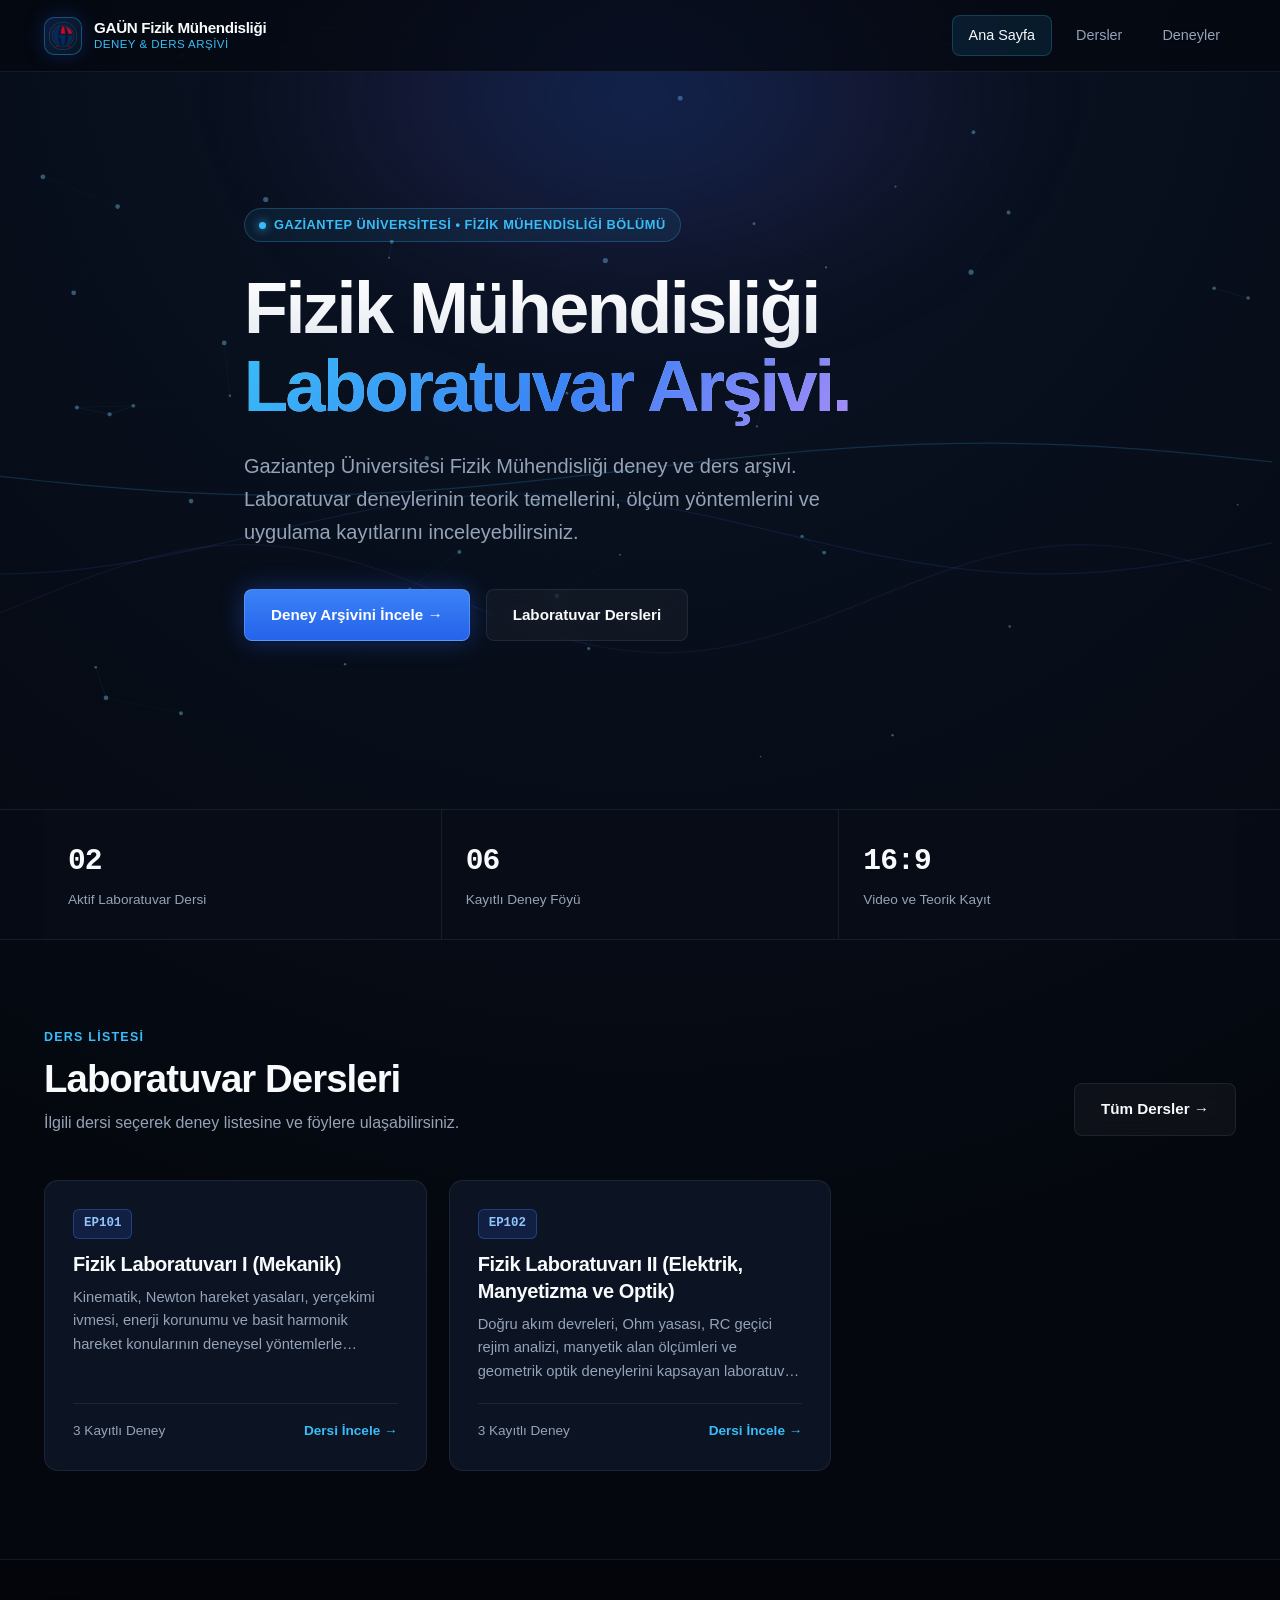
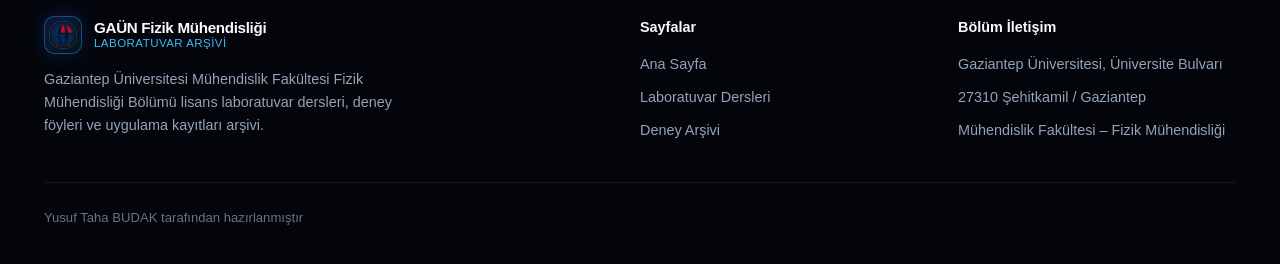
<file: index.html>
<!DOCTYPE html>
<html lang="tr">
<head>
  <meta charset="UTF-8">
  <meta name="viewport" content="width=device-width, initial-scale=1.0">
  <meta name="description" content="Gaziantep Üniversitesi Fizik Mühendisliği Bölümü deney föyleri, teorik altyapı ve laboratuvar video arşivi.">
  <title>GAÜN Fizik Mühendisliği – Deney ve Ders Arşivi</title>
  <link rel="stylesheet" href="assets/css/style.css">
</head>
<body data-page="home">
  <header class="site-header">
    <div class="container header-inner">
      <a href="index.html" class="brand" aria-label="GAÜN Fizik Mühendisliği Ana Sayfa">
        <div class="brand-mark">
          <img src="assets/images/logo.png" alt="GAÜN Fizik Mühendisliği Logo">
        </div>
        <div class="brand-text">
          <span class="brand-title">GAÜN Fizik Mühendisliği</span>
          <span class="brand-sub">Deney &amp; Ders Arşivi</span>
        </div>
      </a>

      <button class="mobile-toggle" aria-label="Menüyü Aç/Kapat" aria-expanded="false">
        <svg width="22" height="22" viewBox="0 0 24 24" fill="none" stroke="currentColor" stroke-width="2">
          <line x1="3" y1="6" x2="21" y2="6"></line>
          <line x1="3" y1="12" x2="21" y2="12"></line>
          <line x1="3" y1="18" x2="21" y2="18"></line>
        </svg>
      </button>

      <nav class="nav-links" aria-label="Ana Menü">
        <a href="index.html" class="nav-link active">Ana Sayfa</a>
        <a href="dersler.html" class="nav-link">Dersler</a>
        <a href="deneyler.html" class="nav-link">Deneyler</a>
      </nav>
    </div>
  </header>

  <main>
    <!-- Hero Bölümü -->
    <section class="hero">
      <canvas id="physics-canvas" aria-hidden="true"></canvas>
      <div class="hero-glow" aria-hidden="true"></div>
      <div class="container hero-content">
        <div class="hero-badge">
          <span class="pulse-dot"></span>
          <span>GAZİANTEP ÜNİVERSİTESİ • FİZİK MÜHENDİSLİĞİ BÖLÜMÜ</span>
        </div>
        <h1 class="hero-title">Fizik Mühendisliği<br><span>Laboratuvar Arşivi.</span></h1>
        <p class="hero-subtitle">
          Gaziantep Üniversitesi Fizik Mühendisliği deney ve ders arşivi. Laboratuvar deneylerinin teorik temellerini, ölçüm yöntemlerini ve uygulama kayıtlarını inceleyebilirsiniz.
        </p>
        <div class="hero-actions">
          <a href="deneyler.html" class="btn btn-primary">Deney Arşivini İncele →</a>
          <a href="dersler.html" class="btn btn-secondary">Laboratuvar Dersleri</a>
        </div>
      </div>
    </section>

    <!-- İstatistik Şeridi -->
    <section class="stats-bar" aria-label="Arşiv Özeti">
      <div class="container">
        <div class="stats-grid">
          <div class="stat-item">
            <span class="stat-value" id="stat-courses">--</span>
            <span class="stat-label">Aktif Laboratuvar Dersi</span>
          </div>
          <div class="stat-item">
            <span class="stat-value" id="stat-experiments">--</span>
            <span class="stat-label">Kayıtlı Deney Föyü</span>
          </div>
          <div class="stat-item">
            <span class="stat-value">16:9</span>
            <span class="stat-label">Video ve Teorik Kayıt</span>
          </div>
        </div>
      </div>
    </section>

    <!-- Laboratuvar Dersleri -->
    <section class="section">
      <div class="container">
        <div class="section-header">
          <div>
            <span class="section-eyebrow">Ders Listesi</span>
            <h2 class="section-title">Laboratuvar Dersleri</h2>
            <p class="section-desc">İlgili dersi seçerek deney listesine ve föylere ulaşabilirsiniz.</p>
          </div>
          <a href="dersler.html" class="btn btn-secondary">Tüm Dersler →</a>
        </div>
        <div class="cards-grid" id="home-courses">
          <div class="skeleton"></div>
          <div class="skeleton"></div>
        </div>
      </div>
    </section>
  </main>

  <footer class="site-footer">
    <div class="container">
      <div class="footer-grid">
        <div>
          <div class="brand" style="margin-bottom: 14px;">
            <div class="brand-mark">
              <img src="assets/images/logo.png" alt="GAÜN Fizik Mühendisliği Logo">
            </div>
            <div class="brand-text">
              <span class="brand-title">GAÜN Fizik Mühendisliği</span>
              <span class="brand-sub">Laboratuvar Arşivi</span>
            </div>
          </div>
          <p style="color: var(--text-secondary); font-size: 0.9rem; max-width: 380px;">
            Gaziantep Üniversitesi Mühendislik Fakültesi Fizik Mühendisliği Bölümü lisans laboratuvar dersleri, deney föyleri ve uygulama kayıtları arşivi.
          </p>
        </div>

        <div>
          <h4 class="footer-title">Sayfalar</h4>
          <ul class="footer-links">
            <li><a href="index.html">Ana Sayfa</a></li>
            <li><a href="dersler.html">Laboratuvar Dersleri</a></li>
            <li><a href="deneyler.html">Deney Arşivi</a></li>
          </ul>
        </div>

        <div>
          <h4 class="footer-title">Bölüm İletişim</h4>
          <ul class="footer-links">
            <li>Gaziantep Üniversitesi, Üniversite Bulvarı</li>
            <li>27310 Şehitkamil / Gaziantep</li>
            <li>Mühendislik Fakültesi – Fizik Mühendisliği</li>
          </ul>
        </div>
      </div>

      <div class="footer-bottom">
        <span>Yusuf Taha BUDAK tarafından hazırlanmıştır</span>
      </div>
    </div>
  </footer>
  <script src="assets/js/app.js"></script>
</body>
</html>
</file>
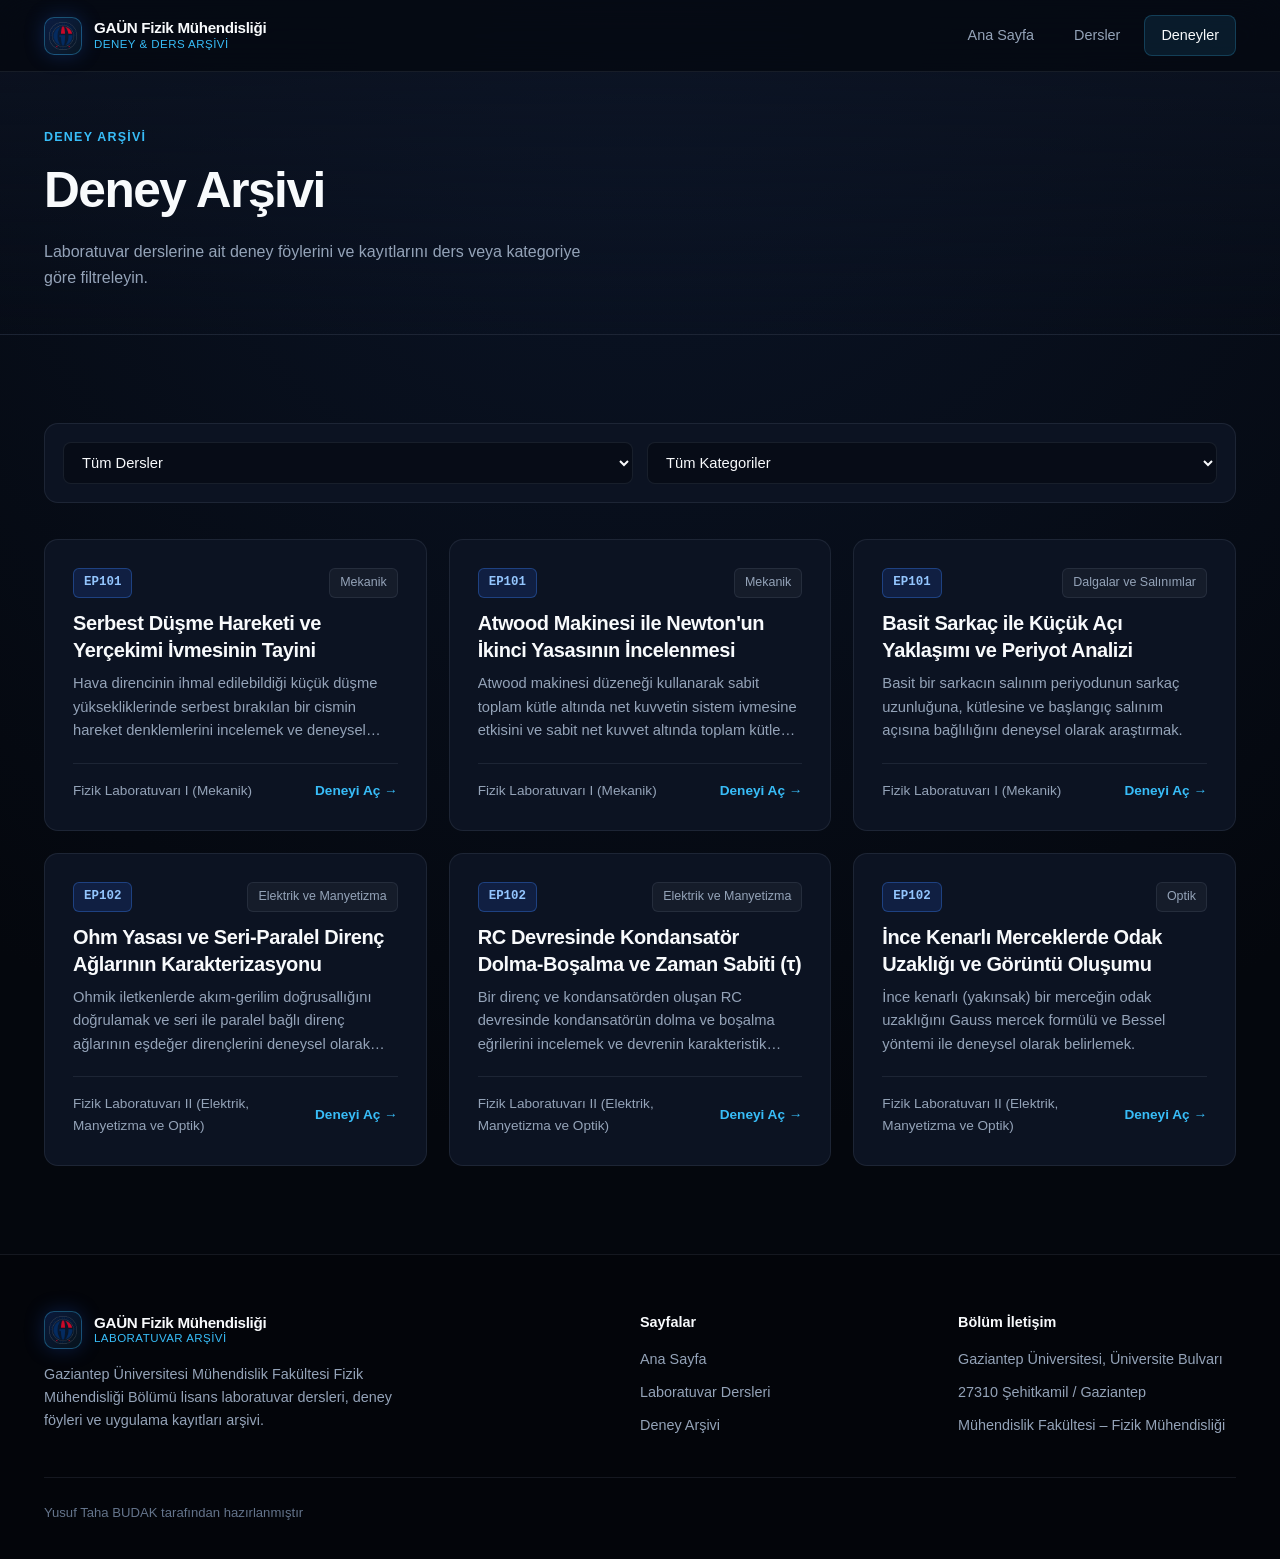
<file: deneyler.html>
<!DOCTYPE html>
<html lang="tr">
<head>
  <meta charset="UTF-8">
  <meta name="viewport" content="width=device-width, initial-scale=1.0">
  <meta name="description" content="GAÜN Fizik Mühendisliği laboratuvar deneyleri, teorik föyler ve video anlatımları.">
  <title>Deney Arşivi | GAÜN Fizik Mühendisliği</title>
  <link rel="stylesheet" href="assets/css/style.css">
</head>
<body data-page="experiments">
  <header class="site-header">
    <div class="container header-inner">
      <a href="index.html" class="brand" aria-label="GAÜN Fizik Mühendisliği Ana Sayfa">
        <div class="brand-mark">
          <img src="assets/images/logo.png" alt="GAÜN Fizik Mühendisliği Logo">
        </div>
        <div class="brand-text">
          <span class="brand-title">GAÜN Fizik Mühendisliği</span>
          <span class="brand-sub">Deney &amp; Ders Arşivi</span>
        </div>
      </a>

      <button class="mobile-toggle" aria-label="Menüyü Aç/Kapat" aria-expanded="false">
        <svg width="22" height="22" viewBox="0 0 24 24" fill="none" stroke="currentColor" stroke-width="2">
          <line x1="3" y1="6" x2="21" y2="6"></line>
          <line x1="3" y1="12" x2="21" y2="12"></line>
          <line x1="3" y1="18" x2="21" y2="18"></line>
        </svg>
      </button>

      <nav class="nav-links" aria-label="Ana Menü">
        <a href="index.html" class="nav-link">Ana Sayfa</a>
        <a href="dersler.html" class="nav-link">Dersler</a>
        <a href="deneyler.html" class="nav-link active">Deneyler</a>
      </nav>
    </div>
  </header>

  <main>
    <!-- Genel Deney Arşivi Görünümü -->
    <div id="experiments-archive-view">
      <section class="page-hero">
        <div class="container">
          <span class="section-eyebrow">Deney Arşivi</span>
          <h1 class="detail-title">Deney Arşivi</h1>
          <p class="section-desc">Laboratuvar derslerine ait deney föylerini ve kayıtlarını ders veya kategoriye göre filtreleyin.</p>
        </div>
      </section>

      <section class="section">
        <div class="container">
          <div class="filter-bar two-col">
            <select id="exp-course-filter" class="select-control" aria-label="Derse göre filtrele">
              <option value="">Tüm Dersler</option>
            </select>
            <select id="exp-cat-filter" class="select-control" aria-label="Kategoriye göre filtrele">
              <option value="">Tüm Kategoriler</option>
            </select>
          </div>

          <div class="cards-grid" id="experiments-grid">
            <div class="skeleton"></div>
            <div class="skeleton"></div>
            <div class="skeleton"></div>
          </div>
        </div>
      </section>
    </div>

    <!-- Tekil Deney Detay Görünümü (?ders=...&deney=...) -->
    <div id="experiment-detail-view" style="display: none;">
      <section class="page-hero">
        <div class="container">
          <nav class="breadcrumb" aria-label="Konum">
            <a href="index.html">Ana Sayfa</a>
            <span>/</span>
            <a href="deneyler.html">Deneyler</a>
            <span>/</span>
            <a href="dersler.html" id="ed-course-link">Ders</a>
            <span>/</span>
            <span id="ed-breadcrumb-title">Deney</span>
          </nav>

          <div class="detail-header">
            <div class="card-meta-top" style="justify-content: flex-start;">
              <span class="code-badge" id="ed-code">KOD</span>
            </div>
            <h1 class="detail-title" id="ed-title">Deney Başlığı</h1>

            <div style="display: flex; flex-wrap: wrap; align-items: center; justify-content: space-between; gap: 16px;">
              <div class="meta-pills">
                <div class="meta-pill">
                  <span>Ders:</span>
                  <strong id="ed-course-name">-</strong>
                </div>
              </div>
              <div id="ed-pdf-action"></div>
            </div>
          </div>
        </div>
      </section>

      <section class="section" style="padding-top: 40px;">
        <div class="container">
          <!-- Responsive 16:9 Video Sahnesi -->
          <div id="ed-video-container"></div>

          <!-- Güvenlik Uyarısı (Varsa) -->
          <div class="warning-banner" id="ed-warning-box" style="display: none;">
            <strong>Laboratuvar Güvenlik Uyarısı:</strong>
            <span id="ed-warning-text"></span>
          </div>

          <div class="experiment-layout">
            <!-- Sol Ana Kolon: Amaç, Teori, Adımlar -->
            <div>
              <div class="content-block">
                <h2>Deneyin Amacı</h2>
                <p id="ed-purpose"></p>
              </div>

              <div class="content-block">
                <h2>Teorik Altyapı</h2>
                <p id="ed-theory"></p>
              </div>

              <div class="content-block">
                <h2>Deney Uygulama Adımları</h2>
                <ol class="steps-list" id="ed-steps"></ol>
              </div>

              <div class="content-block" id="ed-note-block" style="display: none;">
                <h2>Deney Notları ve Değerlendirme</h2>
                <p id="ed-note"></p>
              </div>
            </div>

            <!-- Sağ Yan Kolon: Ölçülen Büyüklükler ve Malzemeler -->
            <aside>
              <div class="content-block">
                <h2>Ölçülen Büyüklükler</h2>
                <div class="quantities-list" id="ed-quantities"></div>
              </div>

              <div class="content-block">
                <h2>Kullanılan Malzemeler</h2>
                <ul class="materials-list" id="ed-materials"></ul>
              </div>
            </aside>
          </div>

          <!-- İlgili Deneyler -->
          <div style="margin-top: 72px; padding-top: 48px; border-top: 1px solid var(--border-hairline);">
            <div class="section-header">
              <div>
                <span class="section-eyebrow">Aynı Dersten</span>
                <h2 class="section-title">İlgili Diğer Deneyler</h2>
              </div>
            </div>
            <div class="cards-grid" id="ed-related"></div>
          </div>
        </div>
      </section>
    </div>
  </main>

  <footer class="site-footer">
    <div class="container">
      <div class="footer-grid">
        <div>
          <div class="brand" style="margin-bottom: 14px;">
            <div class="brand-mark">
              <img src="assets/images/logo.png" alt="GAÜN Fizik Mühendisliği Logo">
            </div>
            <div class="brand-text">
              <span class="brand-title">GAÜN Fizik Mühendisliği</span>
              <span class="brand-sub">Laboratuvar Arşivi</span>
            </div>
          </div>
          <p style="color: var(--text-secondary); font-size: 0.9rem; max-width: 380px;">
            Gaziantep Üniversitesi Mühendislik Fakültesi Fizik Mühendisliği Bölümü lisans laboratuvar dersleri, deney föyleri ve uygulama kayıtları arşivi.
          </p>
        </div>

        <div>
          <h4 class="footer-title">Sayfalar</h4>
          <ul class="footer-links">
            <li><a href="index.html">Ana Sayfa</a></li>
            <li><a href="dersler.html">Laboratuvar Dersleri</a></li>
            <li><a href="deneyler.html">Deney Arşivi</a></li>
          </ul>
        </div>

        <div>
          <h4 class="footer-title">Bölüm İletişim</h4>
          <ul class="footer-links">
            <li>Gaziantep Üniversitesi, Üniversite Bulvarı</li>
            <li>27310 Şehitkamil / Gaziantep</li>
            <li>Mühendislik Fakültesi – Fizik Mühendisliği</li>
          </ul>
        </div>
      </div>

      <div class="footer-bottom">
        <span>Yusuf Taha BUDAK tarafından hazırlanmıştır</span>
      </div>
    </div>
  </footer>
  <script src="assets/js/app.js"></script>
</body>
</html>
</file>
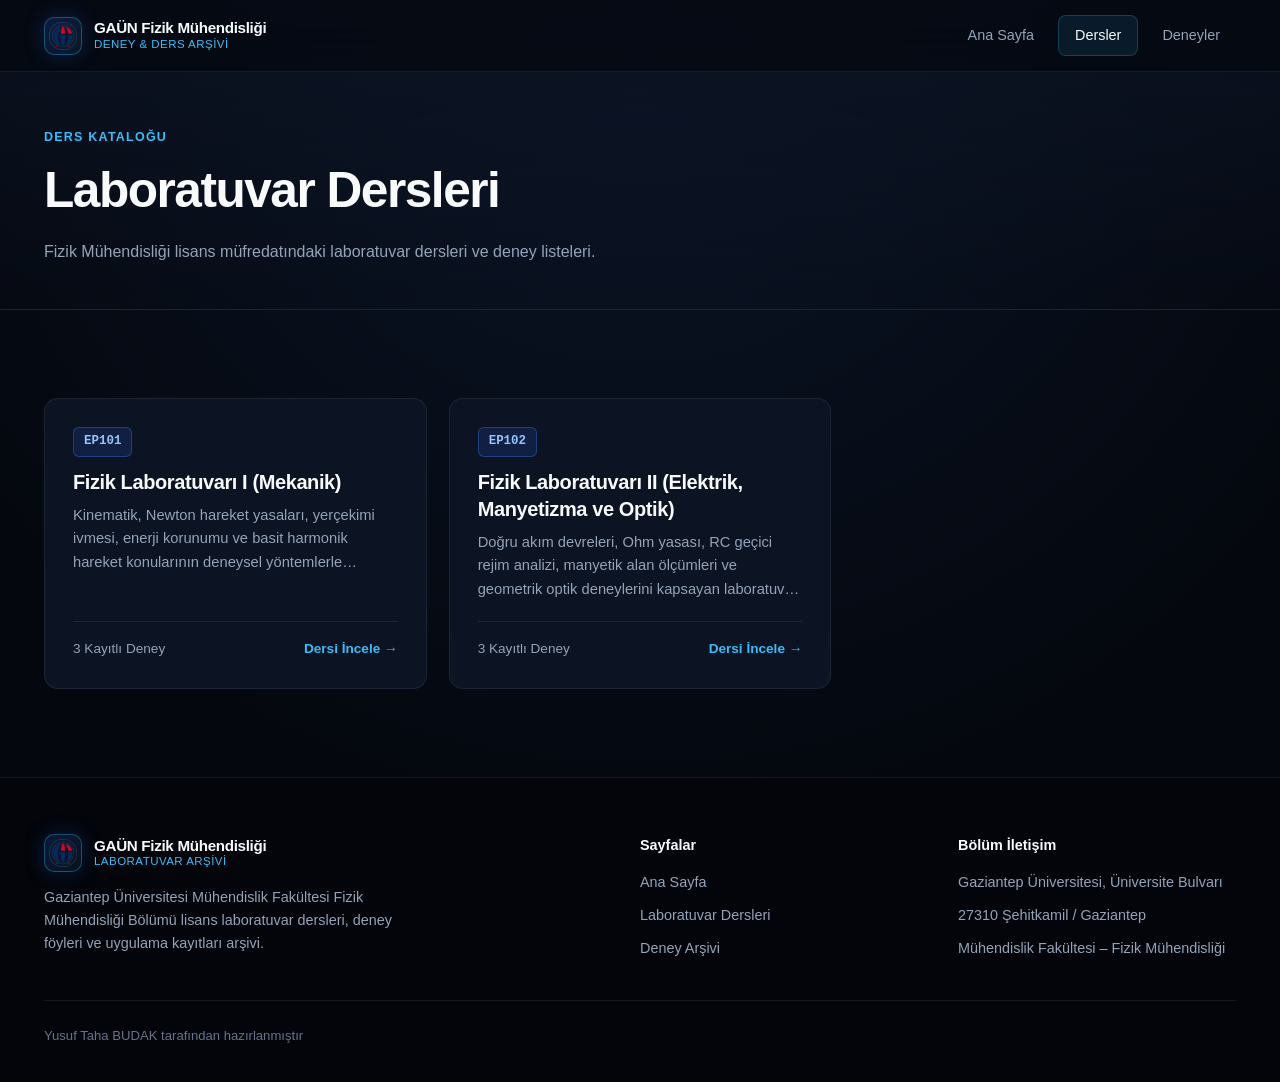
<file: dersler.html>
<!DOCTYPE html>
<html lang="tr">
<head>
  <meta charset="UTF-8">
  <meta name="viewport" content="width=device-width, initial-scale=1.0">
  <meta name="description" content="GAÜN Fizik Mühendisliği laboratuvar dersleri ve deney listeleri.">
  <title>Laboratuvar Dersleri | GAÜN Fizik Mühendisliği</title>
  <link rel="stylesheet" href="assets/css/style.css">
</head>
<body data-page="courses">
  <header class="site-header">
    <div class="container header-inner">
      <a href="index.html" class="brand" aria-label="GAÜN Fizik Mühendisliği Ana Sayfa">
        <div class="brand-mark">
          <img src="assets/images/logo.png" alt="GAÜN Fizik Mühendisliği Logo">
        </div>
        <div class="brand-text">
          <span class="brand-title">GAÜN Fizik Mühendisliği</span>
          <span class="brand-sub">Deney &amp; Ders Arşivi</span>
        </div>
      </a>

      <button class="mobile-toggle" aria-label="Menüyü Aç/Kapat" aria-expanded="false">
        <svg width="22" height="22" viewBox="0 0 24 24" fill="none" stroke="currentColor" stroke-width="2">
          <line x1="3" y1="6" x2="21" y2="6"></line>
          <line x1="3" y1="12" x2="21" y2="12"></line>
          <line x1="3" y1="18" x2="21" y2="18"></line>
        </svg>
      </button>

      <nav class="nav-links" aria-label="Ana Menü">
        <a href="index.html" class="nav-link">Ana Sayfa</a>
        <a href="dersler.html" class="nav-link active">Dersler</a>
        <a href="deneyler.html" class="nav-link">Deneyler</a>
      </nav>
    </div>
  </header>

  <main>
    <!-- Tüm Dersler Liste Görünümü -->
    <div id="courses-list-view">
      <section class="page-hero">
        <div class="container">
          <span class="section-eyebrow">Ders Kataloğu</span>
          <h1 class="detail-title">Laboratuvar Dersleri</h1>
          <p class="section-desc">Fizik Mühendisliği lisans müfredatındaki laboratuvar dersleri ve deney listeleri.</p>
        </div>
      </section>

      <section class="section">
        <div class="container">
          <div class="cards-grid" id="courses-grid">
            <div class="skeleton"></div>
            <div class="skeleton"></div>
          </div>
        </div>
      </section>
    </div>

    <!-- Tekil Ders Detay Görünümü (?ders=...) -->
    <div id="course-detail-view" style="display: none;">
      <section class="page-hero">
        <div class="container">
          <nav class="breadcrumb" aria-label="Konum">
            <a href="index.html">Ana Sayfa</a>
            <span>/</span>
            <a href="dersler.html">Dersler</a>
            <span>/</span>
            <span id="cd-breadcrumb">Ders Detayı</span>
          </nav>
          <div class="card-meta-top" style="justify-content: flex-start; margin-bottom: 12px;">
            <span class="code-badge" id="cd-code">KOD</span>
          </div>
          <h1 class="detail-title" id="cd-title">Ders Adı</h1>
          <p class="section-desc" id="cd-desc" style="max-width: 760px;"></p>
        </div>
      </section>

      <section class="section">
        <div class="container">
          <div class="section-header">
            <div>
              <span class="section-eyebrow">Deney Listesi</span>
              <h2 class="section-title">Derse Ait Deneyler</h2>
            </div>
            <a href="dersler.html" class="btn btn-secondary">← Tüm Dersler</a>
          </div>
          <div class="cards-grid" id="cd-experiments"></div>
        </div>
      </section>
    </div>
  </main>

  <footer class="site-footer">
    <div class="container">
      <div class="footer-grid">
        <div>
          <div class="brand" style="margin-bottom: 14px;">
            <div class="brand-mark">
              <img src="assets/images/logo.png" alt="GAÜN Fizik Mühendisliği Logo">
            </div>
            <div class="brand-text">
              <span class="brand-title">GAÜN Fizik Mühendisliği</span>
              <span class="brand-sub">Laboratuvar Arşivi</span>
            </div>
          </div>
          <p style="color: var(--text-secondary); font-size: 0.9rem; max-width: 380px;">
            Gaziantep Üniversitesi Mühendislik Fakültesi Fizik Mühendisliği Bölümü lisans laboratuvar dersleri, deney föyleri ve uygulama kayıtları arşivi.
          </p>
        </div>

        <div>
          <h4 class="footer-title">Sayfalar</h4>
          <ul class="footer-links">
            <li><a href="index.html">Ana Sayfa</a></li>
            <li><a href="dersler.html">Laboratuvar Dersleri</a></li>
            <li><a href="deneyler.html">Deney Arşivi</a></li>
          </ul>
        </div>

        <div>
          <h4 class="footer-title">Bölüm İletişim</h4>
          <ul class="footer-links">
            <li>Gaziantep Üniversitesi, Üniversite Bulvarı</li>
            <li>27310 Şehitkamil / Gaziantep</li>
            <li>Mühendislik Fakültesi – Fizik Mühendisliği</li>
          </ul>
        </div>
      </div>

      <div class="footer-bottom">
        <span>Yusuf Taha BUDAK tarafından hazırlanmıştır</span>
      </div>
    </div>
  </footer>
  <script src="assets/js/app.js"></script>
</body>
</html>
</file>
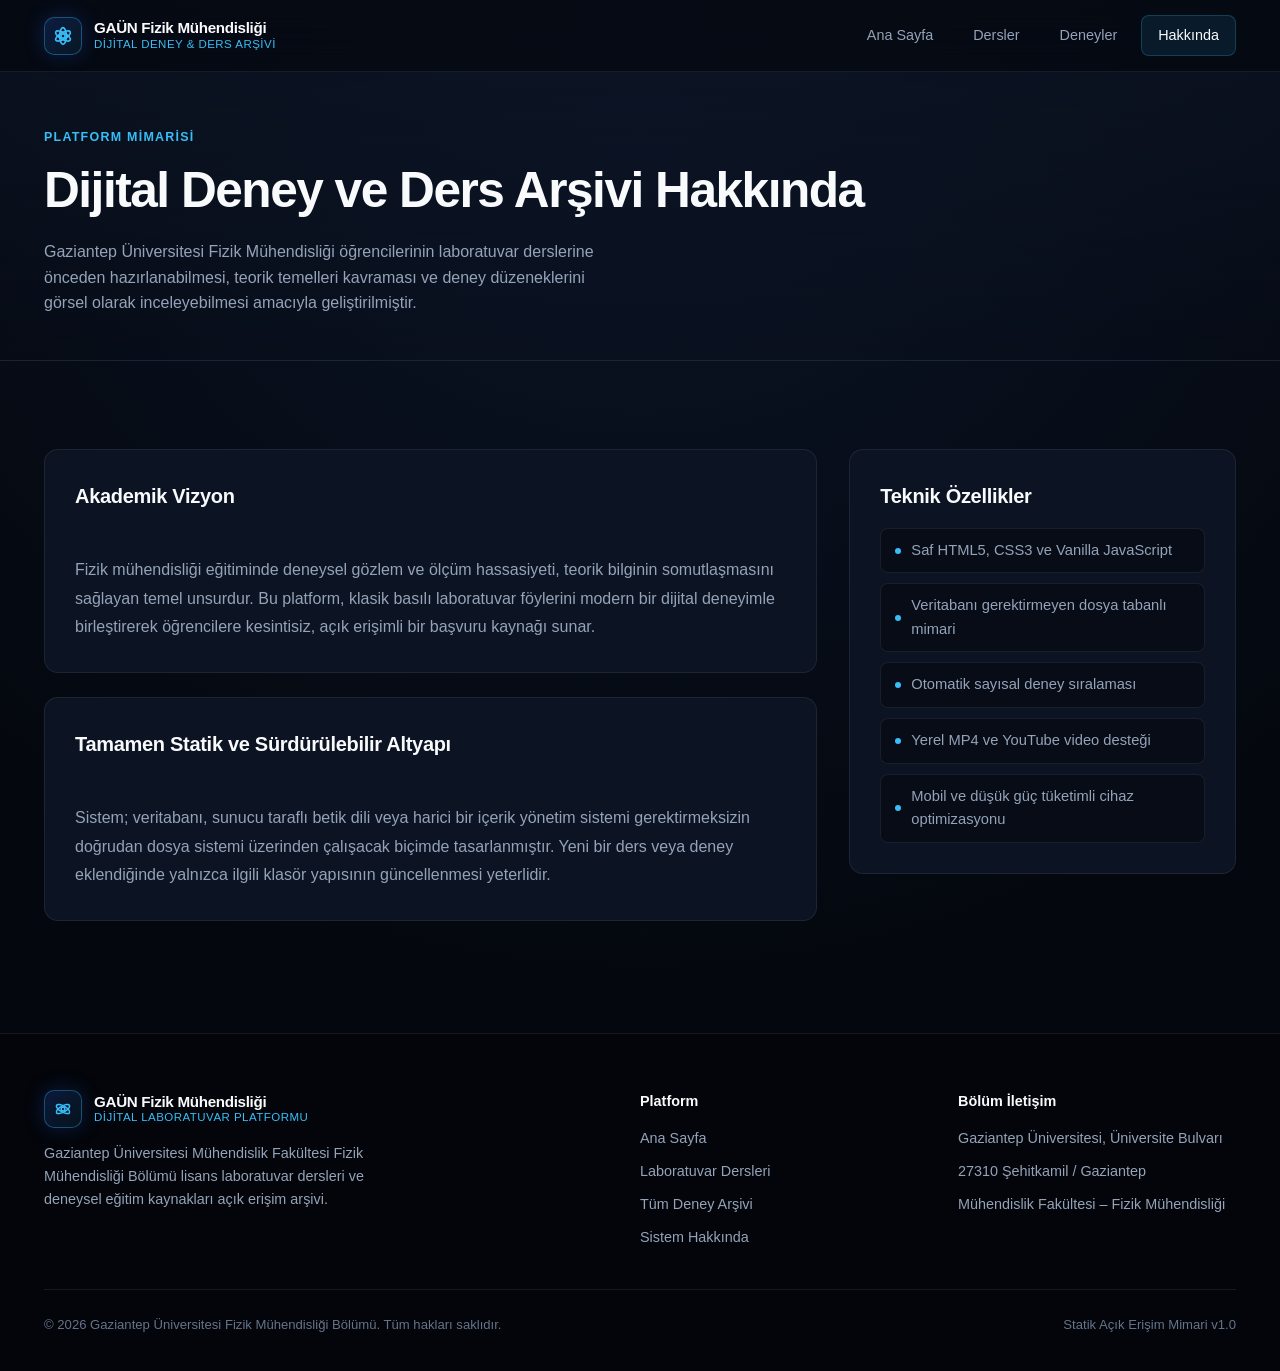
<file: hakkinda.html>
<!DOCTYPE html>
<html lang="tr">
<head>
  <meta charset="UTF-8">
  <meta name="viewport" content="width=device-width, initial-scale=1.0">
  <meta name="description" content="GAÜN Fizik Mühendisliği Dijital Deney ve Ders Arşivi platformu hakkında teknik ve akademik bilgiler.">
  <title>Hakkında | GAÜN Fizik Mühendisliği</title>
  <link rel="stylesheet" href="assets/css/style.css">
</head>
<body data-page="about">
  <header class="site-header">
    <div class="container header-inner">
      <a href="index.html" class="brand" aria-label="GAÜN Fizik Mühendisliği Ana Sayfa">
        <div class="brand-mark">
          <svg width="20" height="20" viewBox="0 0 24 24" fill="none" stroke="#38bdf8" stroke-width="2" stroke-linecap="round" stroke-linejoin="round">
            <circle cx="12" cy="12" r="2.5"></circle>
            <ellipse cx="12" cy="12" rx="10" ry="4" transform="rotate(30 12 12)"></ellipse>
            <ellipse cx="12" cy="12" rx="10" ry="4" transform="rotate(-30 12 12)"></ellipse>
            <ellipse cx="12" cy="12" rx="10" ry="4" transform="rotate(90 12 12)"></ellipse>
          </svg>
        </div>
        <div class="brand-text">
          <span class="brand-title">GAÜN Fizik Mühendisliği</span>
          <span class="brand-sub">Dijital Deney &amp; Ders Arşivi</span>
        </div>
      </a>

      <button class="mobile-toggle" aria-label="Menüyü Aç/Kapat" aria-expanded="false">
        <svg width="22" height="22" viewBox="0 0 24 24" fill="none" stroke="currentColor" stroke-width="2">
          <line x1="3" y1="6" x2="21" y2="6"></line>
          <line x1="3" y1="12" x2="21" y2="12"></line>
          <line x1="3" y1="18" x2="21" y2="18"></line>
        </svg>
      </button>

      <nav class="nav-links" aria-label="Ana Menü">
        <a href="index.html" class="nav-link">Ana Sayfa</a>
        <a href="dersler.html" class="nav-link">Dersler</a>
        <a href="deneyler.html" class="nav-link">Deneyler</a>
        <a href="hakkinda.html" class="nav-link active">Hakkında</a>
      </nav>
    </div>
  </header>

  <main>
    <section class="page-hero">
      <div class="container">
        <span class="section-eyebrow">Platform Mimarisi</span>
        <h1 class="detail-title">Dijital Deney ve Ders Arşivi Hakkında</h1>
        <p class="section-desc">
          Gaziantep Üniversitesi Fizik Mühendisliği öğrencilerinin laboratuvar derslerine önceden hazırlanabilmesi, teorik temelleri kavraması ve deney düzeneklerini görsel olarak inceleyebilmesi amacıyla geliştirilmiştir.
        </p>
      </div>
    </section>

    <section class="section">
      <div class="container">
        <div class="experiment-layout">
          <div>
            <div class="content-block reveal">
              <h2>Akademik Vizyon</h2>
              <p>
                Fizik mühendisliği eğitiminde deneysel gözlem ve ölçüm hassasiyeti, teorik bilginin somutlaşmasını sağlayan temel unsurdur. Bu platform, klasik basılı laboratuvar föylerini modern bir dijital deneyimle birleştirerek öğrencilere kesintisiz, açık erişimli bir başvuru kaynağı sunar.
              </p>
            </div>

            <div class="content-block reveal">
              <h2>Tamamen Statik ve Sürdürülebilir Altyapı</h2>
              <p>
                Sistem; veritabanı, sunucu taraflı betik dili veya harici bir içerik yönetim sistemi gerektirmeksizin doğrudan dosya sistemi üzerinden çalışacak biçimde tasarlanmıştır. Yeni bir ders veya deney eklendiğinde yalnızca ilgili klasör yapısının güncellenmesi yeterlidir.
              </p>
            </div>
          </div>

          <aside>
            <div class="content-block reveal">
              <h2>Teknik Özellikler</h2>
              <ul class="materials-list">
                <li>Saf HTML5, CSS3 ve Vanilla JavaScript</li>
                <li>Veritabanı gerektirmeyen dosya tabanlı mimari</li>
                <li>Otomatik sayısal deney sıralaması</li>
                <li>Yerel MP4 ve YouTube video desteği</li>
                <li>Mobil ve düşük güç tüketimli cihaz optimizasyonu</li>
              </ul>
            </div>
          </aside>
        </div>
      </div>
    </section>
  </main>

  <footer class="site-footer">
    <div class="container">
      <div class="footer-grid">
        <div>
          <div class="brand" style="margin-bottom: 14px;">
            <div class="brand-mark">
              <svg width="18" height="18" viewBox="0 0 24 24" fill="none" stroke="#38bdf8" stroke-width="2">
                <circle cx="12" cy="12" r="2.5"></circle>
                <ellipse cx="12" cy="12" rx="10" ry="4" transform="rotate(30 12 12)"></ellipse>
                <ellipse cx="12" cy="12" rx="10" ry="4" transform="rotate(-30 12 12)"></ellipse>
              </svg>
            </div>
            <div class="brand-text">
              <span class="brand-title">GAÜN Fizik Mühendisliği</span>
              <span class="brand-sub">Dijital Laboratuvar Platformu</span>
            </div>
          </div>
          <p style="color: var(--text-secondary); font-size: 0.9rem; max-width: 380px;">
            Gaziantep Üniversitesi Mühendislik Fakültesi Fizik Mühendisliği Bölümü lisans laboratuvar dersleri ve deneysel eğitim kaynakları açık erişim arşivi.
          </p>
        </div>

        <div>
          <h4 class="footer-title">Platform</h4>
          <ul class="footer-links">
            <li><a href="index.html">Ana Sayfa</a></li>
            <li><a href="dersler.html">Laboratuvar Dersleri</a></li>
            <li><a href="deneyler.html">Tüm Deney Arşivi</a></li>
            <li><a href="hakkinda.html">Sistem Hakkında</a></li>
          </ul>
        </div>

        <div>
          <h4 class="footer-title">Bölüm İletişim</h4>
          <ul class="footer-links">
            <li>Gaziantep Üniversitesi, Üniversite Bulvarı</li>
            <li>27310 Şehitkamil / Gaziantep</li>
            <li>Mühendislik Fakültesi – Fizik Mühendisliği</li>
          </ul>
        </div>
      </div>

      <div class="footer-bottom">
        <span>© 2026 Gaziantep Üniversitesi Fizik Mühendisliği Bölümü. Tüm hakları saklıdır.</span>
        <span>Statik Açık Erişim Mimari v1.0</span>
      </div>
    </div>
  </footer>
  <script src="assets/js/app.js"></script>
</body>
</html>
</file>
<file: assets/css/style.css>
/* ==========================================================================
   GAÜN FİZİK MÜHENDİSLİĞİ – DENEY VE DERS ARŞİVİ
   ========================================================================== */

:root {
  /* Ana Renk Paleti */
  --bg-void: #04070d;
  --bg-navy: #070c17;
  --bg-surface: #0c1322;
  --bg-surface-elevated: #111b30;
  --bg-glass: rgba(12, 19, 34, 0.72);
  
  /* Vurgu Renkleri */
  --accent-electric: #2563eb;
  --accent-electric-bright: #3b82f6;
  --accent-ice: #38bdf8;
  --accent-ice-glow: rgba(56, 189, 248, 0.18);
  --accent-violet-subtle: rgba(139, 92, 246, 0.14);
  
  /* Metin Hiyerarşisi */
  --text-primary: #f8fafc;
  --text-secondary: #94a3b8;
  --text-muted: #64748b;
  
  /* Kenarlıklar ve Işık Çizgileri */
  --border-hairline: rgba(148, 163, 184, 0.12);
  --border-glow: rgba(56, 189, 248, 0.35);
  
  /* Tipografi */
  --font-sans: 'Inter', 'Geist', -apple-system, BlinkMacSystemFont, 'Segoe UI', Roboto, Oxygen, Ubuntu, Cantarell, sans-serif;
  --font-mono: 'JetBrains Mono', 'Fira Code', ui-monospace, SFMono-Regular, Menlo, Monaco, Consolas, monospace;
  
  /* Boyutlandırma ve Geçişler */
  --container-max: 1240px;
  --header-height: 72px;
  --radius-sm: 8px;
  --radius-md: 14px;
  --radius-lg: 22px;
  --ease-out-expo: cubic-bezier(0.16, 1, 0.3, 1);
  --transition-fast: 0.2s var(--ease-out-expo);
  --transition-smooth: 0.45s var(--ease-out-expo);
}

/* Temel Sıfırlama */
*, *::before, *::after {
  box-sizing: border-box;
  margin: 0;
  padding: 0;
}

html {
  scroll-behavior: smooth;
  background-color: var(--bg-void);
  color: var(--text-primary);
  font-family: var(--font-sans);
  font-size: 16px;
  line-height: 1.6;
  -webkit-font-smoothing: antialiased;
  -moz-osx-font-smoothing: grayscale;
  font-variant-numeric: tabular-nums;
}

body {
  min-height: 100vh;
  display: flex;
  flex-direction: column;
  background: radial-gradient(circle at 50% 0%, #0b1528 0%, var(--bg-void) 68%);
  overflow-x: hidden;
  position: relative;
}

/* Hareket Azaltma Tercihi */
@media (prefers-reduced-motion: reduce) {
  *, *::before, *::after {
    animation-duration: 0.01ms !important;
    animation-iteration-count: 1 !important;
    transition-duration: 0.01ms !important;
    scroll-behavior: auto !important;
  }
}

a {
  color: inherit;
  text-decoration: none;
}

button, input, select {
  font-family: inherit;
  color: inherit;
}

/* Konteyner */
.container {
  width: 100%;
  max-width: var(--container-max);
  margin: 0 auto;
  padding: 0 24px;
}

/* ==========================================================================
   NAVİGASYON HEADER
   ========================================================================== */
.site-header {
  position: fixed;
  top: 0;
  left: 0;
  right: 0;
  height: var(--header-height);
  z-index: 1000;
  background: rgba(4, 7, 13, 0.65);
  backdrop-filter: blur(18px);
  -webkit-backdrop-filter: blur(18px);
  border-bottom: 1px solid var(--border-hairline);
  transition: background var(--transition-fast), border-color var(--transition-fast);
}

.site-header.scrolled {
  background: rgba(4, 7, 13, 0.88);
  border-bottom-color: rgba(56, 189, 248, 0.2);
}

.header-inner {
  height: 100%;
  display: flex;
  align-items: center;
  justify-content: space-between;
}

.brand {
  display: flex;
  align-items: center;
  gap: 12px;
  font-weight: 600;
  letter-spacing: -0.02em;
}

.brand-mark {
  width: 38px;
  height: 38px;
  border-radius: 10px;
  background: linear-gradient(135deg, rgba(37, 99, 235, 0.22), rgba(56, 189, 248, 0.08));
  border: 1px solid rgba(56, 189, 248, 0.35);
  display: flex;
  align-items: center;
  justify-content: center;
  overflow: hidden;
  padding: 4px;
  box-shadow: 0 0 20px rgba(37, 99, 235, 0.25);
  flex-shrink: 0;
}

.brand-mark img {
  width: 100%;
  height: 100%;
  object-fit: contain;
  display: block;
}

.brand-text {
  display: flex;
  flex-direction: column;
  line-height: 1.2;
}

.brand-title {
  font-size: 0.95rem;
  font-weight: 700;
  color: var(--text-primary);
}

.brand-sub {
  font-size: 0.72rem;
  color: var(--accent-ice);
  font-weight: 500;
  letter-spacing: 0.04em;
  text-transform: uppercase;
}

.nav-links {
  display: flex;
  align-items: center;
  gap: 8px;
}

.nav-link {
  padding: 8px 16px;
  border-radius: var(--radius-sm);
  font-size: 0.9rem;
  font-weight: 500;
  color: var(--text-secondary);
  transition: color var(--transition-fast), background var(--transition-fast);
  position: relative;
}

.nav-link:hover {
  color: var(--text-primary);
  background: rgba(255, 255, 255, 0.04);
}

.nav-link.active {
  color: var(--text-primary);
  background: rgba(56, 189, 248, 0.1);
  border: 1px solid rgba(56, 189, 248, 0.22);
}

/* Mobil Menü Butonu */
.mobile-toggle {
  display: none;
  background: rgba(255, 255, 255, 0.05);
  border: 1px solid var(--border-hairline);
  border-radius: var(--radius-sm);
  padding: 8px 10px;
  cursor: pointer;
  color: var(--text-primary);
}

@media (max-width: 768px) {
  .mobile-toggle {
    display: flex;
    align-items: center;
    justify-content: center;
  }
  .nav-links {
    position: fixed;
    top: var(--header-height);
    left: 0;
    right: 0;
    background: rgba(7, 12, 23, 0.97);
    backdrop-filter: blur(20px);
    flex-direction: column;
    align-items: stretch;
    padding: 20px 24px;
    gap: 10px;
    border-bottom: 1px solid var(--border-hairline);
    transform: translateY(-120%);
    opacity: 0;
    pointer-events: none;
    transition: transform var(--transition-smooth), opacity var(--transition-smooth);
  }
  .nav-links.open {
    transform: translateY(0);
    opacity: 1;
    pointer-events: auto;
  }
  .nav-link {
    padding: 12px 16px;
    font-size: 1rem;
  }
}

/* ==========================================================================
   HERO BÖLÜMÜ
   ========================================================================== */
.hero {
  position: relative;
  min-height: 90vh;
  padding-top: calc(var(--header-height) + 48px);
  padding-bottom: 80px;
  display: flex;
  align-items: center;
  overflow: hidden;
  border-bottom: 1px solid var(--border-hairline);
}

#physics-canvas {
  position: absolute;
  inset: 0;
  width: 100%;
  height: 100%;
  z-index: 0;
  pointer-events: none;
  opacity: 0.85;
}

.hero-glow {
  position: absolute;
  top: -15%;
  left: 50%;
  transform: translateX(-50%);
  width: 780px;
  height: 440px;
  background: radial-gradient(ellipse at center, rgba(37, 99, 235, 0.22), rgba(139, 92, 246, 0.08) 45%, transparent 72%);
  filter: blur(50px);
  z-index: 0;
  pointer-events: none;
}

.hero-content {
  position: relative;
  z-index: 2;
  max-width: 840px;
}

.hero-badge {
  display: inline-flex;
  align-items: center;
  gap: 8px;
  padding: 6px 14px;
  border-radius: 999px;
  background: rgba(56, 189, 248, 0.08);
  border: 1px solid rgba(56, 189, 248, 0.25);
  color: var(--accent-ice);
  font-size: 0.8rem;
  font-weight: 600;
  letter-spacing: 0.04em;
  margin-bottom: 28px;
}

.pulse-dot {
  width: 7px;
  height: 7px;
  border-radius: 50%;
  background: var(--accent-ice);
  box-shadow: 0 0 10px var(--accent-ice);
}

.hero-title {
  font-size: clamp(2.5rem, 5.8vw, 4.5rem);
  font-weight: 800;
  line-height: 1.08;
  letter-spacing: -0.035em;
  margin-bottom: 24px;
  background: linear-gradient(180deg, #ffffff 0%, #cbd5e1 100%);
  -webkit-background-clip: text;
  -webkit-text-fill-color: transparent;
}

.hero-title span {
  background: linear-gradient(135deg, #38bdf8 0%, #3b82f6 55%, #a78bfa 100%);
  -webkit-background-clip: text;
  -webkit-text-fill-color: transparent;
}

.hero-subtitle {
  font-size: clamp(1.05rem, 2vw, 1.25rem);
  color: var(--text-secondary);
  max-width: 640px;
  line-height: 1.65;
  margin-bottom: 40px;
}

.hero-actions {
  display: flex;
  flex-wrap: wrap;
  gap: 16px;
}

/* Butonlar */
.btn {
  display: inline-flex;
  align-items: center;
  justify-content: center;
  gap: 10px;
  padding: 13px 26px;
  border-radius: var(--radius-sm);
  font-size: 0.95rem;
  font-weight: 600;
  cursor: pointer;
  transition: all var(--transition-fast);
  border: 1px solid transparent;
}

.btn-primary {
  background: linear-gradient(180deg, #3b82f6 0%, #2563eb 100%);
  color: #ffffff;
  box-shadow: 0 1px 2px rgba(0, 0, 0, 0.4), 0 0 24px rgba(37, 99, 235, 0.4);
  border-color: rgba(147, 197, 253, 0.35);
}

.btn-primary:hover {
  transform: translateY(-2px);
  box-shadow: 0 6px 28px rgba(56, 189, 248, 0.45);
}

.btn-secondary {
  background: rgba(255, 255, 255, 0.04);
  color: var(--text-primary);
  border-color: var(--border-hairline);
  backdrop-filter: blur(10px);
}

.btn-secondary:hover {
  background: rgba(255, 255, 255, 0.08);
  border-color: rgba(56, 189, 248, 0.35);
  transform: translateY(-2px);
}

/* ==========================================================================
   İSTATİSTİK ŞERİDİ (3 SÜTUN) & BÖLÜM YAPISI
   ========================================================================== */
.stats-bar {
  border-bottom: 1px solid var(--border-hairline);
  background: rgba(7, 12, 23, 0.55);
}

.stats-grid {
  display: grid;
  grid-template-columns: repeat(3, 1fr);
  gap: 1px;
  background: var(--border-hairline);
}

.stat-item {
  background: var(--bg-navy);
  padding: 28px 24px;
  display: flex;
  flex-direction: column;
  gap: 4px;
}

.stat-value {
  font-size: 1.85rem;
  font-weight: 700;
  letter-spacing: -0.03em;
  color: var(--text-primary);
  font-family: var(--font-mono);
}

.stat-label {
  font-size: 0.85rem;
  color: var(--text-secondary);
}

@media (max-width: 768px) {
  .stats-grid {
    grid-template-columns: 1fr;
  }
}

.section {
  padding: 88px 0;
}

.section-header {
  display: flex;
  align-items: flex-end;
  justify-content: space-between;
  gap: 20px;
  margin-bottom: 44px;
  flex-wrap: wrap;
}

.section-eyebrow {
  font-size: 0.78rem;
  font-weight: 700;
  text-transform: uppercase;
  letter-spacing: 0.1em;
  color: var(--accent-ice);
  margin-bottom: 8px;
  display: block;
}

.section-title {
  font-size: clamp(1.75rem, 3.2vw, 2.4rem);
  font-weight: 700;
  letter-spacing: -0.025em;
  line-height: 1.2;
}

.section-desc {
  color: var(--text-secondary);
  max-width: 560px;
  margin-top: 8px;
}

/* ==========================================================================
   KART TASARIMLARI
   ========================================================================== */
.cards-grid {
  display: grid;
  grid-template-columns: repeat(auto-fill, minmax(340px, 1fr));
  gap: 22px;
}

@media (max-width: 480px) {
  .cards-grid {
    grid-template-columns: 1fr;
  }
}

.card {
  position: relative;
  background: var(--bg-surface);
  border: 1px solid var(--border-hairline);
  border-radius: var(--radius-md);
  padding: 28px;
  display: flex;
  flex-direction: column;
  justify-content: space-between;
  gap: 20px;
  transition: transform var(--transition-smooth), border-color var(--transition-fast), box-shadow var(--transition-smooth);
  overflow: hidden;
}

.card::before {
  content: "";
  position: absolute;
  inset: 0;
  background: radial-gradient(500px circle at var(--mouse-x, 50%) var(--mouse-y, 0%), rgba(56, 189, 248, 0.09), transparent 45%);
  opacity: 0;
  transition: opacity 0.3s ease;
  pointer-events: none;
}

.card:hover {
  transform: translateY(-4px);
  border-color: var(--border-glow);
  box-shadow: 0 18px 40px -15px rgba(2, 6, 23, 0.9), 0 0 24px rgba(37, 99, 235, 0.12);
}

.card:hover::before {
  opacity: 1;
}

.card-meta-top {
  display: flex;
  align-items: center;
  justify-content: space-between;
  gap: 10px;
  flex-wrap: wrap;
}

.code-badge {
  font-family: var(--font-mono);
  font-size: 0.78rem;
  font-weight: 600;
  padding: 4px 10px;
  border-radius: 6px;
  background: rgba(37, 99, 235, 0.16);
  border: 1px solid rgba(59, 130, 246, 0.35);
  color: #93c5fd;
}

.term-badge {
  font-size: 0.78rem;
  color: var(--text-secondary);
  background: rgba(255, 255, 255, 0.04);
  padding: 4px 10px;
  border-radius: 6px;
  border: 1px solid var(--border-hairline);
}

.card-title {
  font-size: 1.25rem;
  font-weight: 700;
  letter-spacing: -0.02em;
  color: var(--text-primary);
  margin-top: 12px;
  line-height: 1.35;
}

.card-desc {
  font-size: 0.92rem;
  color: var(--text-secondary);
  line-height: 1.6;
  margin-top: 8px;
  display: -webkit-box;
  -webkit-line-clamp: 3;
  -webkit-box-orient: vertical;
  overflow: hidden;
}

.card-footer {
  padding-top: 16px;
  border-top: 1px solid var(--border-hairline);
  display: flex;
  align-items: center;
  justify-content: space-between;
  gap: 12px;
  font-size: 0.85rem;
  color: var(--text-secondary);
}

.card-action {
  color: var(--accent-ice);
  font-weight: 600;
  display: inline-flex;
  align-items: center;
  gap: 6px;
  white-space: nowrap;
  transition: gap var(--transition-fast);
}

.card:hover .card-action {
  gap: 10px;
}

/* ==========================================================================
   FİLTRELEME ÇUBUĞU
   ========================================================================== */
.page-hero {
  padding-top: calc(var(--header-height) + 56px);
  padding-bottom: 44px;
  border-bottom: 1px solid var(--border-hairline);
  background: linear-gradient(180deg, rgba(12, 19, 34, 0.8) 0%, rgba(4, 7, 13, 0) 100%);
}

.filter-bar {
  display: grid;
  grid-template-columns: 1fr 1fr;
  gap: 14px;
  margin-bottom: 36px;
  background: var(--bg-surface);
  padding: 18px;
  border-radius: var(--radius-md);
  border: 1px solid var(--border-hairline);
}

@media (max-width: 560px) {
  .filter-bar {
    grid-template-columns: 1fr;
  }
}

.input-control, .select-control {
  width: 100%;
  background: var(--bg-navy);
  border: 1px solid var(--border-hairline);
  border-radius: var(--radius-sm);
  padding: 11px 14px;
  font-size: 0.92rem;
  color: var(--text-primary);
  outline: none;
  transition: border-color var(--transition-fast), box-shadow var(--transition-fast);
}

.input-control:focus, .select-control:focus {
  border-color: var(--accent-ice);
  box-shadow: 0 0 0 3px rgba(56, 189, 248, 0.14);
}

/* ==========================================================================
   DENEY DETAY SAYFASI & VİDEO OYNATICI
   ========================================================================== */
.breadcrumb {
  display: flex;
  align-items: center;
  flex-wrap: wrap;
  gap: 8px;
  font-size: 0.85rem;
  color: var(--text-secondary);
  margin-bottom: 24px;
}

.breadcrumb a:hover {
  color: var(--accent-ice);
}

.detail-header {
  margin-bottom: 36px;
}

.detail-title {
  font-size: clamp(2rem, 4vw, 3.1rem);
  font-weight: 800;
  letter-spacing: -0.03em;
  line-height: 1.15;
  margin: 14px 0 20px;
}

.meta-pills {
  display: flex;
  flex-wrap: wrap;
  gap: 12px;
}

.meta-pill {
  display: inline-flex;
  align-items: center;
  gap: 8px;
  padding: 8px 14px;
  background: var(--bg-surface);
  border: 1px solid var(--border-hairline);
  border-radius: var(--radius-sm);
  font-size: 0.88rem;
  color: var(--text-secondary);
}

.meta-pill strong {
  color: var(--text-primary);
  font-weight: 600;
}

/* Responsive 16:9 Video Alanı */
.video-stage {
  background: #020408;
  border: 1px solid var(--border-hairline);
  border-radius: var(--radius-lg);
  overflow: hidden;
  box-shadow: 0 24px 60px rgba(0, 0, 0, 0.75);
  margin-bottom: 44px;
}

.video-aspect {
  position: relative;
  width: 100%;
  padding-top: 56.25%;
  background: radial-gradient(circle at center, #0c1629 0%, #03060c 100%);
}

.video-aspect video,
.video-aspect iframe {
  position: absolute;
  inset: 0;
  width: 100%;
  height: 100%;
  border: 0;
  object-fit: contain;
}

.video-placeholder {
  position: absolute;
  inset: 0;
  display: flex;
  flex-direction: column;
  align-items: center;
  justify-content: center;
  text-align: center;
  padding: 24px;
  gap: 14px;
}

.video-caption {
  padding: 14px 22px;
  background: var(--bg-surface);
  border-top: 1px solid var(--border-hairline);
  display: flex;
  align-items: center;
  justify-content: space-between;
  font-size: 0.85rem;
  color: var(--text-secondary);
}

/* Uyarı Kutusu */
.warning-banner {
  background: rgba(245, 158, 11, 0.09);
  border: 1px solid rgba(245, 158, 11, 0.35);
  border-left: 4px solid #f59e0b;
  border-radius: var(--radius-md);
  padding: 18px 22px;
  margin-bottom: 36px;
  display: flex;
  gap: 14px;
  align-items: flex-start;
  color: #fde68a;
}

/* İçerik Izgarası */
.experiment-layout {
  display: grid;
  grid-template-columns: 2fr 1fr;
  gap: 32px;
  align-items: start;
}

@media (max-width: 920px) {
  .experiment-layout {
    grid-template-columns: 1fr;
  }
}

.content-block {
  background: var(--bg-surface);
  border: 1px solid var(--border-hairline);
  border-radius: var(--radius-md);
  padding: 30px;
  margin-bottom: 24px;
}

.content-block h2 {
  font-size: 1.25rem;
  font-weight: 700;
  letter-spacing: -0.015em;
  margin-bottom: 16px;
  display: flex;
  align-items: center;
  gap: 10px;
  color: var(--text-primary);
}

.content-block p {
  color: var(--text-secondary);
  line-height: 1.78;
  white-space: pre-line;
}

.quantities-list {
  display: flex;
  flex-wrap: wrap;
  gap: 10px;
}

.quantity-tag {
  font-family: var(--font-mono);
  font-size: 0.85rem;
  padding: 8px 14px;
  border-radius: var(--radius-sm);
  background: rgba(56, 189, 248, 0.08);
  border: 1px solid rgba(56, 189, 248, 0.25);
  color: #bae6fd;
}

.materials-list {
  list-style: none;
  display: flex;
  flex-direction: column;
  gap: 10px;
}

.materials-list li {
  padding: 10px 14px;
  background: var(--bg-navy);
  border: 1px solid var(--border-hairline);
  border-radius: var(--radius-sm);
  color: var(--text-secondary);
  font-size: 0.92rem;
  display: flex;
  align-items: center;
  gap: 10px;
}

.materials-list li::before {
  content: "";
  width: 6px;
  height: 6px;
  border-radius: 50%;
  background: var(--accent-ice);
  flex-shrink: 0;
}

.steps-list {
  list-style: none;
  counter-reset: step-counter;
  display: flex;
  flex-direction: column;
  gap: 16px;
}

.steps-list li {
  counter-increment: step-counter;
  position: relative;
  padding: 18px 20px 18px 56px;
  background: var(--bg-navy);
  border: 1px solid var(--border-hairline);
  border-radius: var(--radius-sm);
  color: var(--text-secondary);
  line-height: 1.68;
}

.steps-list li::before {
  content: counter(step-counter);
  position: absolute;
  left: 16px;
  top: 17px;
  width: 28px;
  height: 28px;
  border-radius: 50%;
  background: rgba(37, 99, 235, 0.2);
  border: 1px solid rgba(59, 130, 246, 0.45);
  color: #93c5fd;
  font-family: var(--font-mono);
  font-size: 0.82rem;
  font-weight: 700;
  display: grid;
  place-items: center;
}

/* ==========================================================================
   SKELETON LOADING & BOŞ DURUMLAR
   ========================================================================== */
.skeleton {
  background: linear-gradient(90deg, var(--bg-surface) 25%, var(--bg-surface-elevated) 50%, var(--bg-surface) 75%);
  background-size: 200% 100%;
  animation: shimmer 1.6s infinite;
  border-radius: var(--radius-md);
  min-height: 210px;
  border: 1px solid var(--border-hairline);
}

@keyframes shimmer {
  0% { background-position: 200% 0; }
  100% { background-position: -200% 0; }
}

.empty-state {
  grid-column: 1 / -1;
  text-align: center;
  padding: 64px 24px;
  background: var(--bg-surface);
  border: 1px dashed var(--border-hairline);
  border-radius: var(--radius-md);
  color: var(--text-secondary);
}

.empty-state h3 {
  color: var(--text-primary);
  margin-bottom: 8px;
}

/* Scroll Reveal Animasyonu */
.reveal {
  opacity: 0;
  transform: translateY(18px);
  transition: opacity 0.6s var(--ease-out-expo), transform 0.6s var(--ease-out-expo);
}

.reveal.visible {
  opacity: 1;
  transform: translateY(0);
}

/* ==========================================================================
   FOOTER
   ========================================================================== */
.site-footer {
  margin-top: auto;
  border-top: 1px solid var(--border-hairline);
  background: #03050a;
  padding: 56px 0 36px;
}

.footer-grid {
  display: grid;
  grid-template-columns: 2fr 1fr 1fr;
  gap: 40px;
  margin-bottom: 40px;
}

@media (max-width: 768px) {
  .footer-grid {
    grid-template-columns: 1fr;
    gap: 28px;
  }
}

.footer-title {
  font-size: 0.9rem;
  font-weight: 700;
  color: var(--text-primary);
  margin-bottom: 14px;
}

.footer-links {
  list-style: none;
  display: flex;
  flex-direction: column;
  gap: 10px;
  font-size: 0.9rem;
  color: var(--text-secondary);
}

.footer-links a:hover {
  color: var(--accent-ice);
}

.footer-bottom {
  padding-top: 24px;
  border-top: 1px solid var(--border-hairline);
  display: flex;
  justify-content: space-between;
  align-items: center;
  flex-wrap: wrap;
  gap: 12px;
  font-size: 0.82rem;
  color: var(--text-muted);
}
</file>
